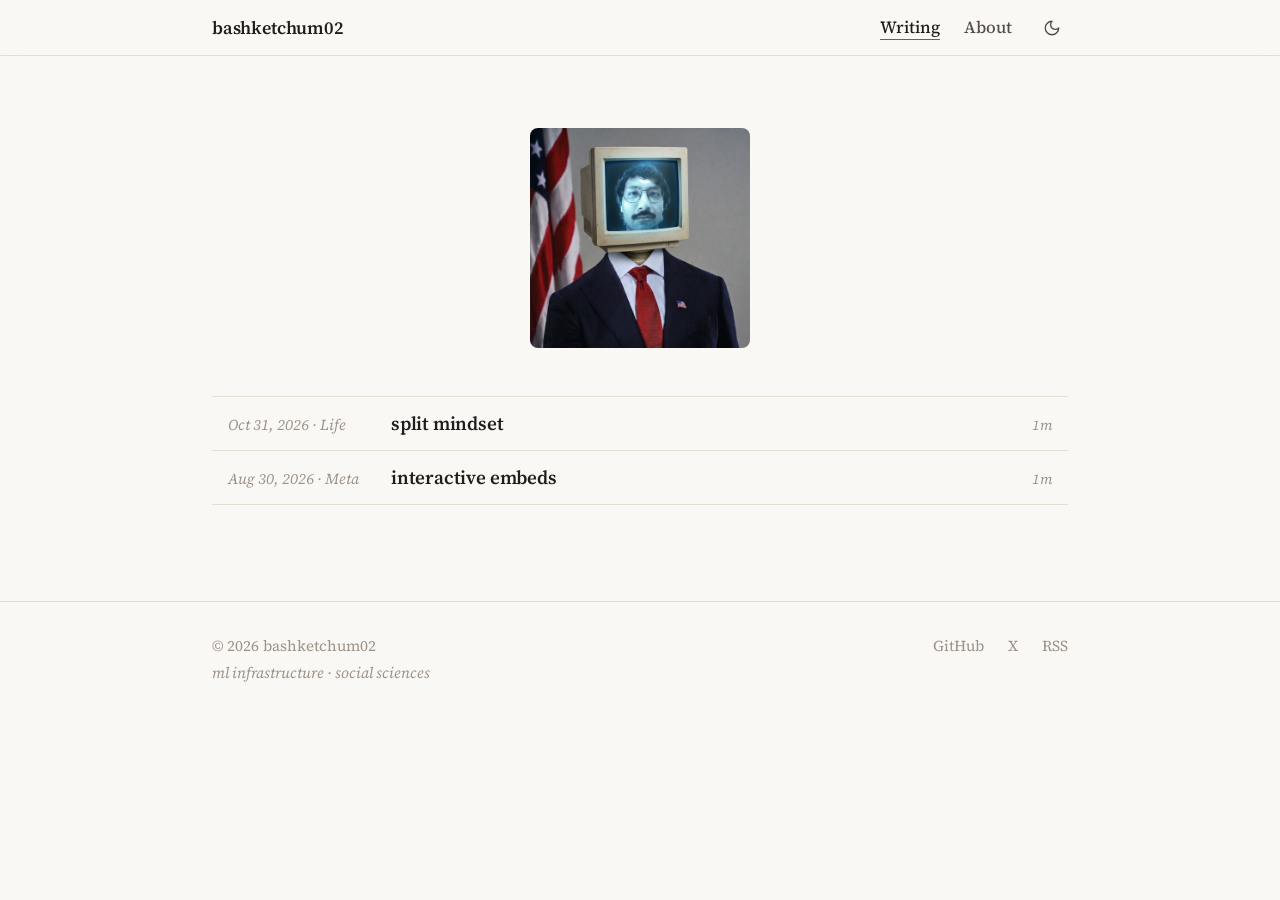
<file: index.html>
<!DOCTYPE html>
<html lang="en">
<head>
    <meta charset="UTF-8">
    <meta name="viewport" content="width=device-width, initial-scale=1.0">
    <title>bashketchum02</title>
    <meta name="description" content="bashketchum02 builds ML infrastructure and likes social sciences.">
    <script>(function(){try{var t=localStorage.getItem('theme');if(!t){var m=document.cookie.match(/(?:^|;\s*)theme=([^;]*)/);if(m)t=m[1];}if(t==='dark'){document.documentElement.setAttribute('data-theme','dark')}else{document.documentElement.setAttribute('data-theme','light')}}catch(e){document.documentElement.setAttribute('data-theme','light')}})();</script>
    <link rel="icon" type="image/png" href="images/intro.png">
    <link rel="stylesheet" href="css/style.css">
    <link rel="stylesheet" href="css/post.css">
    <link rel="stylesheet" href="css/syntax.css">

    <link rel="preconnect" href="https://fonts.googleapis.com">
    <link rel="preconnect" href="https://fonts.gstatic.com" crossorigin>
    <link href="https://fonts.googleapis.com/css2?family=IBM+Plex+Mono:wght@400;500;600&family=Inter:wght@400;500;600&family=Source+Serif+4:ital,opsz,wght@0,8..60,400..700;1,8..60,400..700&display=swap" rel="stylesheet">
</head>
<body>

    <header class="site-header">
        <nav class="nav-container">
            <a href="index.html" class="logo">bashketchum02</a>
            <div class="nav-links">
                <a href="index.html" class="nav-link active">Writing</a>
                <a href="about.html" class="nav-link">About</a>
                <button class="theme-toggle" id="theme-toggle" type="button" aria-label="Toggle dark/light mode">
                    <svg class="theme-icon-sun" width="18" height="18" viewBox="0 0 24 24" fill="none" stroke="currentColor" stroke-width="1.8" stroke-linecap="round" stroke-linejoin="round">
                        <circle cx="12" cy="12" r="4"></circle>
                        <path d="M12 2v2"></path>
                        <path d="M12 20v2"></path>
                        <path d="m4.93 4.93 1.41 1.41"></path>
                        <path d="m17.66 17.66 1.41 1.41"></path>
                        <path d="M2 12h2"></path>
                        <path d="M20 12h2"></path>
                        <path d="m6.34 17.66-1.41 1.41"></path>
                        <path d="m19.07 4.93-1.41 1.41"></path>
                    </svg>
                    <svg class="theme-icon-moon" width="18" height="18" viewBox="0 0 24 24" fill="none" stroke="currentColor" stroke-width="1.8" stroke-linecap="round" stroke-linejoin="round">
                        <path d="M12 3a6 6 0 0 0 9 9 9 9 0 1 1-9-9Z"></path>
                    </svg>
                </button>
            </div>
        </nav>
    </header>

    <main class="main-content">
        <section class="home-hero">
            <img src="images/intro.png" alt="">
        </section>

        <section class="posts-section">
            <div class="post-list">
                
            <a href="posts/split.html" class="post-row">
                <span class="post-row-meta"><time>Oct 31, 2026</time> &middot; Life</span>
                <span class="post-row-title">split mindset</span>
                <span class="post-row-read">1m</span>
            </a>
            <a href="posts/interactive-embeds.html" class="post-row">
                <span class="post-row-meta"><time>Aug 30, 2026</time> &middot; Meta</span>
                <span class="post-row-title">interactive embeds</span>
                <span class="post-row-read">1m</span>
            </a>
            </div>
        </section>
    </main>

    <footer class="site-footer">
        <div class="footer-content">
            <div class="footer-left">
                <p class="footer-copyright">&copy; 2026 bashketchum02</p>
                <p class="footer-note">ml infrastructure &middot; social sciences</p>
            </div>
            <div class="footer-links">
                <a href="https://github.com/bashketchum02" class="footer-link">GitHub</a>
                <a href="https://x.com/bashketchum02" class="footer-link">X</a>
                <a href="feed.xml" class="footer-link">RSS</a>
            </div>
        </div>
    </footer>

    <script src="js/main.js"></script>
</body>
</html>
</file>
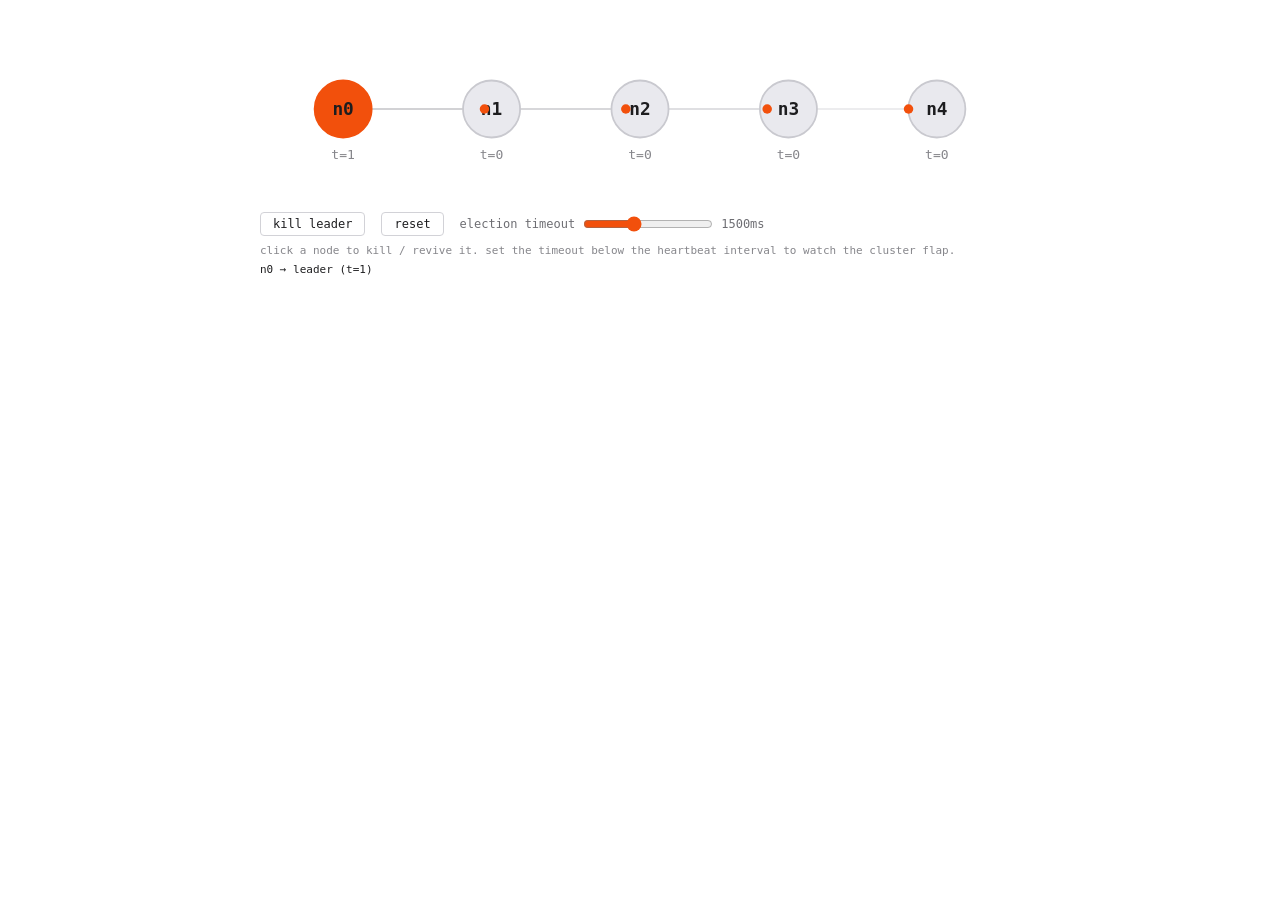
<file: apps/leader-election/index.html>
<!DOCTYPE html>
<html lang="en">
<head>
<meta charset="UTF-8">
<meta name="viewport" content="width=device-width, initial-scale=1.0">
<title>leader election</title>
<style>
    :root { color-scheme: light dark; }
    * { box-sizing: border-box; margin: 0; padding: 0; }
    html, body { background: transparent; }
    body {
        font-family: ui-monospace, SFMono-Regular, Menlo, Consolas, monospace;
        color: light-dark(#1d1d1f, #edecec);
        padding: 14px 16px 10px;
        -webkit-font-smoothing: antialiased;
        user-select: none;
        -webkit-user-select: none;
    }
    .wrap { max-width: 760px; margin: 0 auto; }
    svg { width: 100%; height: auto; display: block; }
    .node { cursor: pointer; }
    .node circle.body {
        fill: light-dark(#e9e9ee, #2c2c2e);
        stroke: light-dark(#c9c9cf, #48484a);
        stroke-width: 1.5;
        transition: fill 0.2s, stroke 0.2s;
    }
    .node.leader circle.body { fill: #f2500c; stroke: #f2500c; }
    .node.dead circle.body { fill: transparent; stroke-dasharray: 4 4; }
    .node.dead text { opacity: 0.35; }
    .node text { fill: light-dark(#1d1d1f, #edecec); font-size: 15px; text-anchor: middle; pointer-events: none; font-weight: 600; }
    .node .term { font-size: 11px; font-weight: 400; fill: light-dark(#86868b, #86868b); }
    line.hb { stroke: light-dark(#c9c9cf, #3a3a3c); stroke-width: 1; opacity: 0.7; }
    line.vote { stroke: #f2500c; stroke-width: 1; stroke-dasharray: 3 4; opacity: 0.45; }
    .pulse { fill: #f2500c; }
    .controls {
        display: flex; flex-wrap: wrap; align-items: center; gap: 10px 16px;
        margin-top: 8px;
    }
    button {
        font: inherit; font-size: 12px; padding: 4px 12px;
        border: 1px solid light-dark(#d2d2d7, #38383a);
        background: transparent; color: inherit; border-radius: 4px; cursor: pointer;
    }
    button:hover { border-color: #f2500c; color: #f2500c; }
    label {
        font-size: 12px; color: light-dark(#6e6e73, #a1a1a6);
        display: inline-flex; gap: 8px; align-items: center;
    }
    input[type="range"] { width: 130px; accent-color: #f2500c; }
    .hint { margin-top: 8px; font-size: 11px; color: light-dark(#86868b, #86868b); }
    .log {
        margin-top: 4px; font-size: 11px; line-height: 1.7;
        color: light-dark(#86868b, #86868b); min-height: 72px;
    }
    .log div:last-child { color: light-dark(#1d1d1f, #edecec); }
</style>
</head>
<body>
<div class="wrap" id="wrap">
    <svg id="net" viewBox="0 0 640 160" aria-label="leader election simulation">
        <g id="lines"></g>
        <g id="nodes"></g>
        <g id="fx"></g>
    </svg>

    <div class="controls">
        <button id="kill" type="button">kill leader</button>
        <button id="reset" type="button">reset</button>
        <label>election timeout
            <input type="range" id="timeout" min="600" max="3000" step="100" value="1500">
            <span id="timeoutVal">1500ms</span>
        </label>
    </div>

    <p class="hint">click a node to kill / revive it. set the timeout below the heartbeat interval to watch the cluster flap.</p>
    <div class="log" id="log"></div>
</div>

<script>
(function () {
    "use strict";
    var NS = "http://www.w3.org/2000/svg";
    var HB = 900;
    var wrap = document.getElementById("wrap");
    var svg = document.getElementById("net");
    var linesG = document.getElementById("lines");
    var nodesG = document.getElementById("nodes");
    var fxG = document.getElementById("fx");
    var logEl = document.getElementById("log");
    var slider = document.getElementById("timeout");
    var timeoutVal = document.getElementById("timeoutVal");

    var nodes, leaderId, term, hbTimer, pulses, candidates, simNow, P, logLines, nodeEls;

    function timeout() { return +slider.value; }

    function layout() {
        var w = wrap.clientWidth;
        if (w >= 560) {
            P = [];
            for (var i = 0; i < 5; i++) P.push({ x: 70 + i * 125, y: 80 });
            svg.setAttribute("viewBox", "0 0 640 160");
        } else {
            P = [{ x: 110, y: 55 }, { x: 320, y: 55 }, { x: 530, y: 55 }, { x: 215, y: 185 }, { x: 425, y: 185 }];
            svg.setAttribute("viewBox", "0 0 640 245");
        }
    }

    function init() {
        nodes = [];
        for (var i = 0; i < 5; i++) nodes.push({ id: i, alive: true, term: 0, electAt: Infinity });
        term = 1;
        nodes[0].term = 1;
        leaderId = 0;
        hbTimer = 0; pulses = []; candidates = []; simNow = 0; logLines = [];
        layout();
        buildDom();
        log("n0 \u2192 leader (t=1)");
        render();
    }

    function buildDom() {
        nodesG.innerHTML = "";
        nodeEls = [];
        nodes.forEach(function (n) {
            var g = document.createElementNS(NS, "g");
            g.setAttribute("class", "node");
            var c = document.createElementNS(NS, "circle");
            c.setAttribute("cx", P[n.id].x); c.setAttribute("cy", P[n.id].y); c.setAttribute("r", 24);
            c.setAttribute("class", "body");
            var t = document.createElementNS(NS, "text");
            t.setAttribute("x", P[n.id].x); t.setAttribute("y", P[n.id].y + 5);
            t.textContent = "n" + n.id;
            var tm = document.createElementNS(NS, "text");
            tm.setAttribute("x", P[n.id].x); tm.setAttribute("y", P[n.id].y + 42);
            tm.setAttribute("class", "term");
            g.appendChild(c); g.appendChild(t); g.appendChild(tm);
            g.addEventListener("click", function () { toggleNode(n.id); });
            nodesG.appendChild(g);
            nodeEls.push(g);
        });
        render();
    }

    function render() {
        nodes.forEach(function (n, i) {
            var g = nodeEls[i];
            g.setAttribute("class",
                "node" + (n.id === leaderId && n.alive ? " leader" : "") + (!n.alive ? " dead" : ""));
            var texts = g.querySelectorAll("text");
            texts[0].setAttribute("x", P[n.id].x); texts[0].setAttribute("y", P[n.id].y + 5);
            texts[1].setAttribute("x", P[n.id].x); texts[1].setAttribute("y", P[n.id].y + 42);
            texts[1].textContent = "t=" + n.term;
            var body = g.querySelector("circle.body");
            body.setAttribute("cx", P[n.id].x); body.setAttribute("cy", P[n.id].y);
        });
    }

    function log(msg) {
        logLines.push(msg);
        if (logLines.length > 4) logLines.shift();
        logEl.innerHTML = logLines.map(function (l) { return "<div>" + l + "</div>"; }).join("");
    }

    function toggleNode(id) {
        var n = nodes[id];
        n.alive = !n.alive;
        if (!n.alive) {
            log("n" + id + " \u2717 dead");
            if (leaderId === id) {
                leaderId = -1;
                log("leader lost \u2014 election timers running");
            }
        } else {
            var aliveTerms = nodes.filter(function (x) { return x.alive; }).map(function (x) { return x.term; });
            if (aliveTerms.length) n.term = Math.max.apply(null, aliveTerms);
            n.electAt = simNow + timeout() * (0.9 + 0.5 * Math.random());
            log("n" + id + " back up");
        }
        render();
    }

    function startElection(n) {
        term++;
        n.term = term;
        candidates.push({ id: n.id, until: simNow + 300 + Math.random() * 200, term: term });
        n.electAt = Infinity;
        log("n" + n.id + " \u2192 candidate (t=" + term + ")");
    }

    function step(dt) {
        simNow += dt;

        if (leaderId >= 0 && nodes[leaderId].alive) {
            hbTimer += dt;
            if (hbTimer >= HB) {
                hbTimer = 0;
                nodes.forEach(function (n) {
                    if (n.alive && n.id !== leaderId) {
                        pulses.push({ a: leaderId, b: n.id, t: 0 });
                        n.electAt = simNow + timeout() * (0.9 + 0.5 * Math.random());
                    }
                });
            }
        }

        nodes.forEach(function (n) {
            if (n.alive && n.id !== leaderId && simNow >= n.electAt) startElection(n);
        });

        if (candidates.length && candidates.every(function (c) { return simNow >= c.until; })) {
            var winner = candidates.reduce(function (a, b) {
                return (b.term > a.term || (b.term === a.term && b.id > a.id)) ? b : a;
            });
            leaderId = winner.id;
            nodes[winner.id].term = winner.term;
            log("n" + winner.id + " \u2192 leader (t=" + winner.term + ")");
            candidates = [];
            hbTimer = 0;
            nodes.forEach(function (n) {
                if (n.alive && n.id !== leaderId) {
                    n.electAt = simNow + timeout() * (0.9 + 0.5 * Math.random());
                }
            });
            render();
        }

        pulses = pulses.filter(function (p) { return (p.t += dt / 350) < 1; });
    }

    function el(tag, attrs) {
        var e = document.createElementNS(NS, tag);
        for (var k in attrs) e.setAttribute(k, attrs[k]);
        return e;
    }

    function draw() {
        linesG.innerHTML = "";
        if (leaderId >= 0 && nodes[leaderId].alive) {
            nodes.forEach(function (n) {
                if (n.alive && n.id !== leaderId) {
                    linesG.appendChild(el("line", {
                        x1: P[leaderId].x, y1: P[leaderId].y, x2: P[n.id].x, y2: P[n.id].y, "class": "hb"
                    }));
                }
            });
        }
        candidates.forEach(function (c) {
            nodes.forEach(function (n) {
                if (n.alive && n.id !== c.id) {
                    linesG.appendChild(el("line", {
                        x1: P[c.id].x, y1: P[c.id].y, x2: P[n.id].x, y2: P[n.id].y, "class": "vote"
                    }));
                }
            });
        });

        fxG.innerHTML = "";
        pulses.forEach(function (p) {
            var A = P[p.a], B = P[p.b];
            fxG.appendChild(el("circle", {
                cx: A.x + (B.x - A.x) * p.t,
                cy: A.y + (B.y - A.y) * p.t,
                r: 4, "class": "pulse"
            }));
        });
        candidates.forEach(function (c) {
            var prog = (simNow % 500) / 500;
            fxG.appendChild(el("circle", {
                cx: P[c.id].x, cy: P[c.id].y, r: 26 + 16 * prog,
                fill: "none", stroke: "#f2500c", "stroke-width": 1.5, opacity: 1 - prog
            }));
        });
    }

    document.getElementById("kill").addEventListener("click", function () {
        if (leaderId >= 0) toggleNode(leaderId);
    });
    document.getElementById("reset").addEventListener("click", init);
    slider.addEventListener("input", function () { timeoutVal.textContent = slider.value + "ms"; });
    window.addEventListener("resize", function () { layout(); render(); });

    var prev = performance.now();
    function frame(ts) {
        var dt = Math.min(50, ts - prev);
        prev = ts;
        step(dt);
        draw();
        requestAnimationFrame(frame);
    }

    (function () {
        var last = -1;
        function report() {
            var h = Math.ceil(document.documentElement.getBoundingClientRect().height);
            if (h !== last) {
                last = h;
                parent.postMessage({ type: "app:height", height: h }, "*");
            }
        }
        if ("ResizeObserver" in window) {
            new ResizeObserver(report).observe(document.documentElement);
        } else {
            window.addEventListener("resize", report);
        }
        window.addEventListener("load", report);
        report();
    })();

    init();
    requestAnimationFrame(frame);
})();
</script>
</body>
</html>
</file>
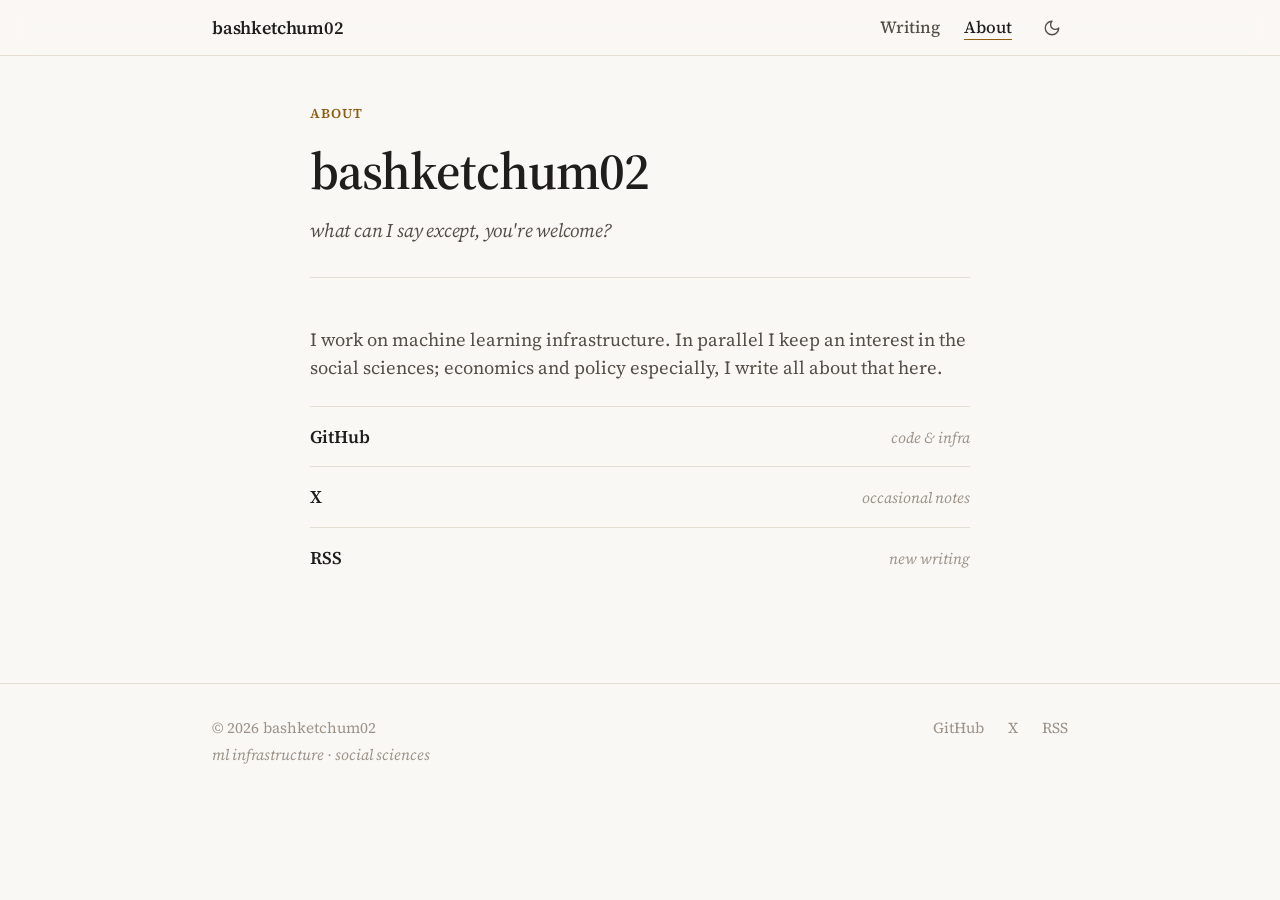
<file: about.html>
<!DOCTYPE html>
<html lang="en">
<head>
    <meta charset="UTF-8">
    <meta name="viewport" content="width=device-width, initial-scale=1.0">
    <title>About | bashketchum02</title>
    <meta name="description" content="I work on ML infrastructure and read about social sciences.">
    <script>(function(){try{var t=localStorage.getItem('theme');if(!t){var m=document.cookie.match(/(?:^|;\s*)theme=([^;]*)/);if(m)t=m[1];}if(t==='dark'){document.documentElement.setAttribute('data-theme','dark')}else{document.documentElement.setAttribute('data-theme','light')}}catch(e){document.documentElement.setAttribute('data-theme','light')}})();</script>
    <link rel="icon" type="image/png" href="images/intro.png">
    <link rel="stylesheet" href="css/style.css">
    <link rel="preconnect" href="https://fonts.googleapis.com">
    <link rel="preconnect" href="https://fonts.gstatic.com" crossorigin>
    <link href="https://fonts.googleapis.com/css2?family=IBM+Plex+Mono:wght@400;500;600&family=Inter:wght@400;500;600&family=Source+Serif+4:ital,opsz,wght@0,8..60,400..700;1,8..60,400..700&display=swap" rel="stylesheet">
</head>
<body>
    <header class="site-header">
        <nav class="nav-container">
            <a href="index.html" class="logo">bashketchum02</a>
            <div class="nav-links">
                <a href="index.html" class="nav-link">Writing</a>
                <a href="about.html" class="nav-link active">About</a>
                <button class="theme-toggle" id="theme-toggle" type="button" aria-label="Toggle dark/light mode">
                    <svg class="theme-icon-sun" width="18" height="18" viewBox="0 0 24 24" fill="none" stroke="currentColor" stroke-width="1.8" stroke-linecap="round" stroke-linejoin="round">
                        <circle cx="12" cy="12" r="4"></circle>
                        <path d="M12 2v2"></path>
                        <path d="M12 20v2"></path>
                        <path d="m4.93 4.93 1.41 1.41"></path>
                        <path d="m17.66 17.66 1.41 1.41"></path>
                        <path d="M2 12h2"></path>
                        <path d="M20 12h2"></path>
                        <path d="m6.34 17.66-1.41 1.41"></path>
                        <path d="m19.07 4.93-1.41 1.41"></path>
                    </svg>
                    <svg class="theme-icon-moon" width="18" height="18" viewBox="0 0 24 24" fill="none" stroke="currentColor" stroke-width="1.8" stroke-linecap="round" stroke-linejoin="round">
                        <path d="M12 3a6 6 0 0 0 9 9 9 9 0 1 1-9-9Z"></path>
                    </svg>
                </button>
            </div>
        </nav>
    </header>

    <main class="main-content">
        <section class="about-section">
            <header class="about-header">
                <p class="about-eyebrow">About</p>
                <h1 class="about-name">bashketchum02</h1>
                <p class="about-lead">
                    what can I say except, you're welcome?
                </p>
            </header>

            <div class="about-content">
                <p>
                    I work on machine learning infrastructure. In parallel I keep an interest in the
                    social sciences; economics and policy especially, I write all about that here.
                </p>

                <div class="links-grid">
                    <a href="https://github.com/bashketchum02">
                        <span class="link-name">GitHub</span>
                        <span class="link-desc">code &amp; infra</span>
                    </a>
                    <a href="https://x.com/bashketchum02">
                        <span class="link-name">X</span>
                        <span class="link-desc">occasional notes</span>
                    </a>
                    <a href="feed.xml">
                        <span class="link-name">RSS</span>
                        <span class="link-desc">new writing</span>
                    </a>
                </div>
            </div>
        </section>
    </main>

    <footer class="site-footer">
        <div class="footer-content">
            <div class="footer-left">
                <p class="footer-copyright">&copy; 2026 bashketchum02</p>
                <p class="footer-note">ml infrastructure &middot; social sciences</p>
            </div>
            <div class="footer-links">
                <a href="https://github.com/bashketchum02" class="footer-link">GitHub</a>
                <a href="https://x.com/bashketchum02" class="footer-link">X</a>
                <a href="feed.xml" class="footer-link">RSS</a>
            </div>
        </div>
    </footer>

    <script src="js/main.js"></script>
</body>
</html>
</file>
<file: css/style.css>
/* ===== Apple Books Editorial Design System ===== */
:root {
    /* Apple Books Paper / Light Theme */
    --bg: #faf8f5;
    --surface: #f2eee6;
    --surface-2: #eae4d9;
    --surface-hover: #ece5da;
    --fg: #201e1d;
    --fg-sec: #544e47;
    --fg-mid: #786f66;
    --fg-tertiary: #9c9287;
    --border: #e5ded3;
    --border-strong: #d2c7b7;
    --accent: #8e5d12;
    --accent-hover: #70490c;
    --accent-soft: rgba(142, 93, 18, 0.10);
    --note-red: #8b1e19;

    --font-mono: 'IBM Plex Mono', ui-monospace, SFMono-Regular, Menlo, Monaco, Consolas, monospace;
    --font-sans: 'Inter', system-ui, -apple-system, BlinkMacSystemFont, 'Segoe UI', sans-serif;
    --font-serif: "Iowan Old Style", "Athelas", "Charter", "Source Serif 4", "New York", Georgia, serif;

    --radius-xs: 4px;
    --radius-md: 8px;

    --text-xs: 0.75rem;
    --text-sm: 0.875rem;
    --text-base: 1rem;
    --text-md-sm: 1.125rem;
    --text-md: 1.375rem;
    --text-lg: 2.25rem;
    --text-xl: 3.25rem;

    --tracking-xs: 0.04em;
    --tracking-sm: 0.01em;
    --tracking-base: 0.005em;
    --tracking-md: -0.005em;
    --tracking-lg: -0.02em;

    --leading-tight: 1.15;
    --leading-snug: 1.3;
    --leading-base: 1.52;
    --leading-relaxed: 1.6;

    --space-xs: 0.25rem;
    --space-sm: 0.5rem;
    --space-md: 1rem;
    --space-lg: 1.5rem;
    --space-xl: 2rem;
    --space-2xl: 3rem;
    --space-3xl: 4rem;
    --space-4xl: 6rem;

    --max-width: 920px;
    --content-width: 660px;
    --nav-height: 56px;
    --transition-fast: 150ms ease;
    --transition-base: 250ms ease;
}

[data-theme="light"] {
    --bg: #faf8f5;
    --surface: #f2eee6;
    --surface-2: #eae4d9;
    --surface-hover: #ece5da;
    --fg: #201e1d;
    --fg-sec: #544e47;
    --fg-mid: #786f66;
    --fg-tertiary: #9c9287;
    --border: #e5ded3;
    --border-strong: #d2c7b7;
    --accent: #8e5d12;
    --accent-hover: #70490c;
    --accent-soft: rgba(142, 93, 18, 0.10);
    --note-red: #8b1e19;
}

/* Apple Books Night Reading Mode (Activated only when user toggles dark mode) */
[data-theme="dark"] {
    --bg: #161513;
    --surface: #201e1b;
    --surface-2: #282522;
    --surface-hover: #262320;
    --fg: #e2dbce;
    --fg-sec: #b0a698;
    --fg-mid: #8f8577;
    --fg-tertiary: #736a5e;
    --border: #2e2b26;
    --border-strong: #3d3933;
    --accent: #d4a359;
    --accent-hover: #e5b974;
    --accent-soft: rgba(212, 163, 89, 0.15);
    --note-red: #d9655c;
}

*, *::before, *::after {
    box-sizing: border-box;
    margin: 0;
    padding: 0;
}

html {
    font-size: 16px;
    scroll-behavior: smooth;
    -webkit-font-smoothing: antialiased;
    -moz-osx-font-smoothing: grayscale;
}

body {
    min-height: 100vh;
    font-family: var(--font-serif);
    font-size: var(--text-base);
    line-height: var(--leading-base);
    color: var(--fg);
    background: var(--bg);
}

a {
    color: inherit;
    text-decoration: none;
}

img {
    display: block;
    max-width: 100%;
    height: auto;
}

::selection {
    color: var(--fg);
    background: rgba(142, 93, 18, 0.18);
}

[data-theme="dark"] ::selection {
    background: rgba(212, 163, 89, 0.28);
}

.mono {
    font-family: var(--font-mono);
    letter-spacing: var(--tracking-xs);
}

/* ===== Header & Navigation ===== */
.site-header {
    position: sticky;
    top: 0;
    z-index: 100;
    height: var(--nav-height);
    border-bottom: 1px solid var(--border);
    background: color-mix(in srgb, var(--bg) 82%, transparent);
    backdrop-filter: blur(14px);
    -webkit-backdrop-filter: blur(14px);
}

.nav-container {
    max-width: var(--max-width);
    height: 100%;
    margin: 0 auto;
    padding: 0 var(--space-xl);
    display: flex;
    justify-content: space-between;
    align-items: center;
}

.logo {
    display: inline-flex;
    align-items: center;
    gap: var(--space-sm);
    font-family: var(--font-serif);
    font-size: 1.125rem;
    font-weight: 600;
    letter-spacing: -0.01em;
    transition: color var(--transition-fast);
}

.logo:hover {
    color: var(--accent);
}

.nav-links {
    display: flex;
    align-items: center;
    gap: var(--space-lg);
}

.nav-link {
    font-family: var(--font-serif);
    font-size: 1.0625rem;
    font-weight: 500;
    letter-spacing: 0;
    color: var(--fg-sec);
    transition: color var(--transition-fast);
}

.nav-link:hover,
.nav-link.active {
    color: var(--fg);
}

.nav-link.active {
    text-decoration: underline;
    text-decoration-color: var(--accent);
    text-underline-offset: 0.35em;
    text-decoration-thickness: 1px;
}

/* Theme Toggle Button */
.theme-toggle {
    display: inline-flex;
    align-items: center;
    justify-content: center;
    width: 32px;
    height: 32px;
    padding: 0;
    border: 0;
    border-radius: var(--radius-xs);
    background: transparent;
    color: var(--fg-sec);
    cursor: pointer;
    transition: color var(--transition-fast), background var(--transition-fast);
}

.theme-toggle:hover {
    color: var(--fg);
    background: var(--surface-hover);
}

.theme-toggle svg {
    width: 18px;
    height: 18px;
}

/* Default / Light mode: show moon (to switch to dark), hide sun */
.theme-toggle .theme-icon-sun {
    display: none !important;
}

.theme-toggle .theme-icon-moon {
    display: block;
}

/* Dark mode: show sun (to switch to light), hide moon */
[data-theme="dark"] .theme-toggle .theme-icon-sun {
    display: block !important;
}

[data-theme="dark"] .theme-toggle .theme-icon-moon {
    display: none !important;
}

/* ===== Main Content ===== */
.main-content {
    max-width: var(--max-width);
    margin: 0 auto;
    padding: var(--space-2xl) var(--space-xl) var(--space-4xl);
}

/* ===== Homepage hero image ===== */
.home-hero {
    padding: var(--space-lg) 0 var(--space-2xl);
}

.home-hero img {
    width: 220px;
    height: 220px;
    object-fit: cover;
    display: block;
    margin: 0 auto;
    border-radius: var(--radius-md);
}

/* ===== Post list ===== */
/* One shared grid: the meta column sizes to the widest meta across all rows,
   so titles align. Rows use subgrid (with a per-row fallback). */
.post-list {
    display: grid;
    grid-template-columns: max-content minmax(0, 1fr) max-content;
    gap: 0 var(--space-xl);  /* row-gap 0: rows control their own height */
    border-top: 1px solid var(--border);
}

.post-row {
    display: grid;
    grid-column: 1 / -1;
    grid-template-columns: max-content minmax(0, 1fr) max-content;
    grid-template-columns: subgrid;
    gap: var(--space-xl);
    align-items: baseline;
    padding: 0.85rem var(--space-md);
    border-bottom: 1px solid var(--border);
    transition: background var(--transition-fast);
}

.post-row:hover {
    background: var(--surface-hover);
}

.post-row:hover .post-row-title {
    color: var(--accent);
}

.post-row-meta {
    font-family: var(--font-serif);
    font-size: 0.95rem;
    font-style: italic;
    letter-spacing: 0;
    color: var(--fg-tertiary);
    white-space: nowrap;
}

.post-row-title {
    font-family: var(--font-serif);
    font-size: 1.1875rem;
    font-weight: 600;
    letter-spacing: -0.01em;
    line-height: 1.35;
    color: var(--fg);
    transition: color var(--transition-fast);
}

.post-row-read {
    font-family: var(--font-serif);
    font-size: 0.9rem;
    font-style: italic;
    letter-spacing: 0;
    color: var(--fg-tertiary);
    white-space: nowrap;
    text-align: right;
}

.directory-empty {
    padding: var(--space-2xl) var(--space-md);
    font-family: var(--font-serif);
    font-style: italic;
    color: var(--fg-tertiary);
    font-size: 1rem;
}

/* ===== Shared Pages ===== */
.page-section,
.about-section {
    max-width: var(--content-width);
    margin: 0 auto;
}

.page-header,
.about-header {
    margin-bottom: var(--space-2xl);
    padding-bottom: var(--space-xl);
    border-bottom: 1px solid var(--border);
}

.page-title,
.about-name {
    font-family: var(--font-serif);
    font-size: var(--text-xl);
    font-weight: 600;
    letter-spacing: -0.02em;
    line-height: var(--leading-tight);
    margin-bottom: var(--space-md);
}

.page-description,
.about-lead {
    color: var(--fg-sec);
    font-family: var(--font-serif);
    font-size: 1.2rem;
    line-height: 1.48;
    letter-spacing: -0.01em;
    font-style: italic;
}

.about-eyebrow {
    font-family: var(--font-serif);
    font-size: 0.85rem;
    font-weight: 600;
    letter-spacing: 0.08em;
    text-transform: uppercase;
    color: var(--accent);
    margin-bottom: var(--space-md);
}

.about-content p {
    font-family: var(--font-serif);
    font-size: 1.15625rem;
    line-height: 1.52;
    letter-spacing: 0;
    color: var(--fg-sec);
    margin-bottom: 1.25rem;
}

.about-content a {
    color: var(--accent);
    text-decoration: underline;
    text-underline-offset: 0.2em;
    text-decoration-thickness: 1px;
}

.about-content a:hover {
    text-decoration-color: transparent;
}

.links-grid {
    display: flex;
    flex-direction: column;
    gap: 0;
    list-style: none;
    margin-top: var(--space-lg);
}

.links-grid a {
    display: flex;
    justify-content: space-between;
    align-items: baseline;
    gap: var(--space-lg);
    padding: var(--space-md) 0;
    border-top: 1px solid var(--border);
    text-decoration: none;
    transition: background var(--transition-fast);
}

.links-grid a:hover {
    background: var(--surface-hover);
}

.link-name {
    font-family: var(--font-serif);
    font-size: 1.125rem;
    font-weight: 600;
    color: var(--fg);
}

.link-desc {
    font-family: var(--font-serif);
    font-size: 0.95rem;
    font-style: italic;
    color: var(--fg-tertiary);
    letter-spacing: 0;
}

/* ===== Footer ===== */
.site-footer {
    border-top: 1px solid var(--border);
}

.footer-content {
    max-width: var(--max-width);
    margin: 0 auto;
    padding: var(--space-xl) var(--space-xl);
    display: flex;
    justify-content: space-between;
    align-items: baseline;
    gap: var(--space-xl);
}

.footer-copyright,
.footer-note,
.footer-link {
    font-family: var(--font-serif);
    font-size: 0.95rem;
    color: var(--fg-tertiary);
    letter-spacing: 0;
}

.footer-note {
    margin-top: var(--space-xs);
    font-style: italic;
}

.footer-links {
    display: flex;
    gap: var(--space-lg);
}

.footer-link:hover {
    color: var(--accent);
}

/* ===== Responsive Design ===== */
@media (max-width: 700px) {
    .post-list {
        display: block;
    }

    .post-row {
        grid-template-columns: 1fr max-content;
        grid-template-areas:
            "meta read"
            "title title";
        gap: var(--space-xs) var(--space-md);
        padding: var(--space-sm) 0;
    }

    .post-row-meta {
        grid-area: meta;
    }

    .post-row-read {
        grid-area: read;
    }

    .post-row-title {
        grid-area: title;
    }

    .main-content {
        padding-left: var(--space-md);
        padding-right: var(--space-md);
    }

    .nav-container,
    .footer-content {
        padding-left: var(--space-md);
        padding-right: var(--space-md);
    }

    .nav-links {
        gap: var(--space-md);
    }

    .home-hero img {
        width: 180px;
        height: 180px;
    }

    .links-grid a {
        flex-direction: column;
        align-items: flex-start;
        gap: var(--space-xs);
    }

    .footer-content {
        flex-direction: column;
        gap: var(--space-lg);
    }
}
</file>
<file: css/post.css>
/* ===== Post Page Specific Styles ===== */
.post-meta {
    display: flex;
    align-items: center;
    flex-wrap: wrap;
    gap: var(--space-sm) var(--space-lg);
    margin-bottom: var(--space-lg);
}

.post-meta .post-date,
.post-meta .post-category,
.post-meta .post-read {
    font-family: var(--font-serif);
    font-size: 0.95rem;
    letter-spacing: 0;
}

.post-meta .post-date {
    color: var(--fg-tertiary);
    font-style: italic;
}

.post-meta .post-category {
    color: var(--accent);
    font-weight: 500;
    text-transform: capitalize;
}

.post-meta .post-read {
    color: var(--fg-mid);
    font-style: italic;
}

.post-header {
    max-width: var(--content-width);
    margin: 0 auto var(--space-xl);
    padding-bottom: var(--space-xl);
    border-bottom: 1px solid var(--border);
}

.post-header .post-meta {
    margin-bottom: var(--space-lg);
}

.post-header .post-title {
    font-family: var(--font-serif);
    font-size: var(--text-lg);
    font-weight: 600;
    letter-spacing: -0.02em;
    line-height: 1.18;
    margin-bottom: var(--space-md);
}

.post-header .post-excerpt {
    color: var(--fg-sec);
    font-family: var(--font-serif);
    font-size: 1.2rem;
    font-style: italic;
    font-weight: 400;
    line-height: 1.5;
    letter-spacing: 0;
}

.post-layout {
    max-width: var(--content-width);
    margin: 0 auto;
    position: relative;
}

.post-content {
    max-width: var(--content-width);
    margin: 0 auto;
    width: 100%;
}

.post-content > :first-child {
    margin-top: 0;
}

.post-content h1,
.post-content h2,
.post-content h3,
.post-content h4 {
    font-family: var(--font-serif);
    font-weight: 600;
    letter-spacing: -0.015em;
    line-height: 1.25;
    color: var(--fg);
}

.post-content h1 {
    font-size: 1.875rem;
    margin: 2.5rem 0 1rem;
}

.post-content h2 {
    font-size: 1.5625rem;
    margin: 2.25rem 0 0.75rem;
}

.post-content h3 {
    font-size: 1.28125rem;
    margin: 1.75rem 0 0.5rem;
}

.post-content h4 {
    font-size: 1.125rem;
    font-weight: 600;
    margin: 1.5rem 0 0.4rem;
}

.post-content h2[id],
.post-content h3[id],
.post-content h4[id] {
    scroll-margin-top: calc(var(--nav-height) + var(--space-lg));
}

.post-content p {
    margin-bottom: 1.25rem;
    color: var(--fg);
    font-family: var(--font-serif);
    font-size: 1.15625rem;
    line-height: 1.52;
    letter-spacing: 0;
    text-wrap: pretty;
    font-feature-settings: "kern" 1, "liga" 1, "calt" 1;
    -webkit-font-smoothing: antialiased;
    -moz-osx-font-smoothing: grayscale;
}

.post-content a {
    color: var(--accent);
    text-decoration: underline;
    text-decoration-thickness: 1px;
    text-underline-offset: 0.22em;
    text-decoration-color: color-mix(in srgb, var(--accent) 45%, transparent);
    transition: text-decoration-color var(--transition-fast), color var(--transition-fast);
}

.post-content a:hover {
    color: var(--accent-hover);
    text-decoration-color: var(--accent-hover);
}

.post-content strong {
    font-weight: 600;
}

.post-content em {
    font-style: italic;
}

.post-content sup,
.post-content .footnote-ref {
    color: var(--note-red);
    font-family: var(--font-serif);
    font-weight: 600;
    font-size: 0.8em;
    line-height: 0;
    vertical-align: baseline;
    position: relative;
    top: -0.45em;
}

.post-content mark,
.post-content .highlight-text {
    background: rgba(142, 93, 18, 0.14);
    color: inherit;
    padding: 0.1em 0.25em;
    border-radius: 2px;
}

[data-theme="dark"] .post-content mark,
[data-theme="dark"] .post-content .highlight-text {
    background: rgba(212, 163, 89, 0.22);
}

.post-content ul,
.post-content ol {
    margin: 0 0 1.25rem;
    padding-left: 1.5rem;
}

.post-content li {
    margin-bottom: 0.35em;
    font-family: var(--font-serif);
    font-size: 1.15625rem;
    line-height: 1.52;
    letter-spacing: 0;
}

.post-content li::marker {
    color: var(--accent);
}

.post-content blockquote {
    margin: 1.75rem 0;
    padding: 0.25rem 0 0.25rem 1.25rem;
    border-left: 2px solid var(--accent);
    font-family: var(--font-serif);
    font-style: italic;
    font-weight: 400;
    font-size: 1.15625rem;
    line-height: 1.52;
    letter-spacing: 0;
    color: var(--fg-sec);
}

.post-content blockquote p {
    color: inherit;
    font-family: inherit;
    font-size: inherit;
    line-height: inherit;
    margin: 0;
}

.post-content code {
    font-family: var(--font-mono);
    font-size: 0.86em;
}

.post-content p code,
.post-content li code,
.post-content td code {
    border: 1px solid var(--border-strong);
    border-radius: var(--radius-xs);
    background: var(--surface);
    color: var(--fg);
    padding: 0.1em 0.35em;
}

.post-content pre {
    margin: var(--space-xl) 0;
    padding: var(--space-lg) var(--space-xl);
    border: 1px solid var(--border-strong);
    border-radius: var(--radius-md);
    background: #1c1916;
    color: #ede7dc;
    overflow-x: auto;
}

@media (prefers-color-scheme: light) {
    .post-content pre {
        background: #1c1916;
        color: #ede7dc;
    }
}

.post-content pre code {
    border: 0;
    background: transparent;
    color: inherit;
    font-size: var(--text-sm);
    line-height: 1.7;
    padding: 0;
}

.code-header {
    display: flex;
    justify-content: space-between;
    align-items: center;
    padding: var(--space-sm) var(--space-xl);
    border: 1px solid var(--border-strong);
    border-bottom: 0;
    border-radius: var(--radius-md) var(--radius-md) 0 0;
    background: #231f1b;
    margin-top: var(--space-xl);
}

.code-header + pre {
    margin-top: 0;
    border-radius: 0 0 var(--radius-md) var(--radius-md);
}

.code-lang,
.code-copy {
    font-family: var(--font-mono);
    font-size: var(--text-xs);
    letter-spacing: var(--tracking-xs);
    color: #ede7dc99;
}

.code-copy {
    border: 0;
    background: transparent;
    cursor: pointer;
    color: #ede7dc99;
}

.code-copy:hover {
    color: #ede7dc;
}

.post-content figure,
.post-content img {
    margin: var(--space-2xl) 0;
}

.post-content img {
    border: 1px solid var(--border);
    border-radius: var(--radius-md);
}

/* Wide figures extend past the text column, centered on it. */
.post-content img.wide,
.post-content figure.wide img {
    width: min(980px, 90vw);
    max-width: none;
    margin-left: 50%;
    margin-right: 0;
    transform: translateX(-50%);
}

/* Horizontally scrollable wrapper for wide tables; extends past the text column. */
.post-content .table-wrap {
    width: min(980px, 90vw);
    max-width: none;
    margin: var(--space-2xl) 0;
    margin-left: 50%;
    transform: translateX(-50%);
    overflow-x: auto;
}

.post-content .table-wrap table {
    margin: 0;
    min-width: 720px;
}

.post-content .table-wrap th,
.post-content .table-wrap td {
    white-space: nowrap;
}

.post-content .table-wrap td:first-child {
    white-space: normal;
}

.post-content table {
    font-variant-numeric: tabular-nums;
}

.post-content td {
    font-size: 0.9375rem;
}

.post-content figure img {
    margin: 0;
}

.post-content figcaption {
    margin-top: var(--space-sm);
    color: var(--fg-sec);
    font-family: var(--font-serif);
    font-style: italic;
    font-size: 0.95rem;
    line-height: 1.5;
    letter-spacing: 0.005em;
    text-align: center;
}

/* ===== Embedded interactive apps ===== */
.app-embed {
    margin: var(--space-2xl) 0;
}

.app-frame {
    display: block;
    width: 100%;
    border: 1px solid var(--border-strong);
    border-radius: var(--radius-md);
    background: transparent;
    color-scheme: light dark;
}

.app-embed figcaption {
    margin-top: var(--space-sm);
}

.app-missing {
    padding: var(--space-lg);
    border: 1px dashed var(--border-strong);
    border-radius: var(--radius-md);
    color: var(--fg-tertiary);
    font-family: var(--font-mono);
    font-size: var(--text-sm);
    text-align: center;
}

.post-content .full-width {
    width: 100vw;
    max-width: none;
    margin-left: calc(50% - 50vw);
    margin-right: calc(50% - 50vw);
    border-left: 0;
    border-right: 0;
    border-radius: 0;
}

.post-content .math-block {
    margin: var(--space-2xl) 0;
    padding: var(--space-lg);
    border: 1px solid var(--border-strong);
    border-radius: var(--radius-md);
    background: var(--surface);
    overflow-x: auto;
    text-align: center;
}

.post-content .math-inline {
    padding: 0 0.12em;
}

.post-content table {
    width: 100%;
    margin: var(--space-2xl) 0;
    border-collapse: collapse;
    font-size: var(--text-sm);
}

.post-content th {
    padding: var(--space-sm) var(--space-md);
    border-bottom: 1px solid var(--border-strong);
    background: var(--surface);
    color: var(--fg-sec);
    font-family: var(--font-serif);
    font-size: 0.85rem;
    font-weight: 600;
    letter-spacing: 0.04em;
    text-transform: uppercase;
    text-align: left;
}

.post-content td {
    padding: var(--space-md);
    border-bottom: 1px solid var(--border);
}

.post-content tr:hover {
    background: var(--surface-hover);
}

.post-content hr {
    border: 0;
    height: 1px;
    background: var(--border-strong);
    margin: var(--space-3xl) 0;
}

.post-content .note,
.post-content .warning,
.post-content .info {
    margin: var(--space-2xl) 0;
    padding: var(--space-lg);
    border-left: 2px solid var(--accent);
    background: var(--surface);
    color: var(--fg-sec);
    border-radius: var(--radius-xs);
}

.post-content .note {
    border-left-color: var(--accent);
}

.post-content .info {
    border-left-color: var(--fg-mid);
}

.post-content .post-tags {
    margin-top: var(--space-3xl);
    padding-top: var(--space-xl);
    border-top: 1px solid var(--border-strong);
    display: none;
}

.post-content .post-tags .tag {
    font-family: var(--font-mono);
    font-size: var(--text-xs);
    letter-spacing: var(--tracking-xs);
    color: var(--fg-tertiary);
    border: 1px solid var(--border-strong);
    border-radius: var(--radius-xs);
    padding: var(--space-xs) var(--space-sm);
}

.post-footer {
    max-width: var(--content-width);
    margin: var(--space-2xl) auto 0;
}

.post-next {
    display: flex;
    justify-content: space-between;
    align-items: baseline;
    gap: var(--space-lg);
    padding: var(--space-lg) 0;
    border-top: 1px solid var(--border);
}

.post-next .next-label {
    font-family: var(--font-serif);
    font-size: 0.85rem;
    font-weight: 600;
    letter-spacing: 0.06em;
    text-transform: uppercase;
    color: var(--fg-tertiary);
}

.post-next .next-title {
    font-family: var(--font-serif);
    font-size: var(--text-md);
    font-weight: 600;
    letter-spacing: -0.01em;
}

.post-next:hover .next-title {
    color: var(--accent);
}

/* ===== TOC ===== */
.toc {
    position: absolute;
    left: calc(100% + var(--space-2xl));
    top: 0;
    width: 240px;
    padding-left: var(--space-lg);
    border-left: 1px solid var(--border-strong);
}

.toc-title {
    color: var(--fg-tertiary);
    font-family: var(--font-serif);
    font-size: 0.85rem;
    font-weight: 600;
    letter-spacing: 0.06em;
    text-transform: uppercase;
    margin-bottom: var(--space-md);
}

.toc-list {
    list-style: none;
    padding: 0;
}

.toc-list li {
    margin-bottom: var(--space-sm);
}

.toc-list .toc-sub {
    padding-left: var(--space-md);
}

.toc-list a {
    font-family: var(--font-serif);
    color: var(--fg-sec);
    font-size: 0.95rem;
}

.toc-list a:hover,
.toc-list a.active {
    color: var(--accent);
}

@media (max-width: 1100px) {
    .toc {
        display: none;
    }
}

@media (max-width: 700px) {
    .post-header .post-title {
        font-size: 1.75rem;
        line-height: 1.22;
    }

    .post-content h1 {
        font-size: 1.5rem;
    }

    .post-content h2 {
        font-size: 1.35rem;
    }

    .post-content h3 {
        font-size: 1.2rem;
    }

    .post-content p,
    .post-content li {
        font-size: 1.0625rem;
        line-height: 1.5;
    }

    .post-content pre {
        margin-left: calc(var(--space-md) * -1);
        margin-right: calc(var(--space-md) * -1);
        border-left: 0;
        border-right: 0;
        border-radius: 0;
    }
}
</file>
<file: css/syntax.css>
/* ===== Syntax Highlighting ===== */
/* Tuned for the dark code surface (#14120b) used by .post-content pre */

.hljs {
    display: block;
    overflow-x: auto;
    color: #edecec;
    background: transparent;
}

/* Comments */
.hljs-comment,
.hljs-quote {
    color: #7d7a6e;
    font-style: italic;
}

/* Keywords */
.hljs-keyword,
.hljs-selector-tag {
    color: #ed8559;
}

/* Strings */
.hljs-string,
.hljs-doctag,
.hljs-regexp,
.hljs-meta .hljs-string {
    color: #8fb573;
}

/* Numbers */
.hljs-number,
.hljs-literal,
.hljs-variable,
.hljs-template-variable,
.hljs-tag .hljs-attr {
    color: #e3b04b;
}

/* Functions */
.hljs-title,
.hljs-section,
.hljs-name,
.hljs-selector-id,
.hljs-selector-class {
    color: #d9a1d0;
    font-weight: 500;
}

/* Types and Classes */
.hljs-type,
.hljs-class .hljs-title,
.hljs-built_in {
    color: #7fb3d6;
}

/* Attributes and Properties */
.hljs-attribute,
.hljs-symbol,
.hljs-bullet,
.hljs-subst,
.hljs-meta {
    color: #a08fd0;
}

/* Deletion */
.hljs-deletion {
    color: #e07a7a;
    background: rgba(224, 122, 122, 0.12);
}

/* Addition */
.hljs-addition {
    color: #8fb573;
    background: rgba(143, 181, 115, 0.12);
}

/* Emphasis */
.hljs-emphasis {
    font-style: italic;
}

/* Strong */
.hljs-strong {
    font-weight: bold;
}

/* Links */
.hljs-link {
    text-decoration: underline;
}

/* Line numbers for code blocks */
.line-numbers {
    counter-reset: line;
}

.line-numbers .line::before {
    counter-increment: line;
    content: counter(line);
    display: inline-block;
    width: 2em;
    margin-right: 1em;
    text-align: right;
    color: #7d7a6e;
    font-size: 0.85em;
    user-select: none;
}

/* Diff highlighting */
.diff .hljs-deletion,
.diff .deletion {
    display: block;
    background: rgba(224, 122, 122, 0.12);
    margin: 0 calc(-1 * var(--space-xl));
    padding: 0 var(--space-xl);
}

.diff .hljs-addition,
.diff .addition {
    display: block;
    background: rgba(143, 181, 115, 0.12);
    margin: 0 calc(-1 * var(--space-xl));
    padding: 0 var(--space-xl);
}
</file>
